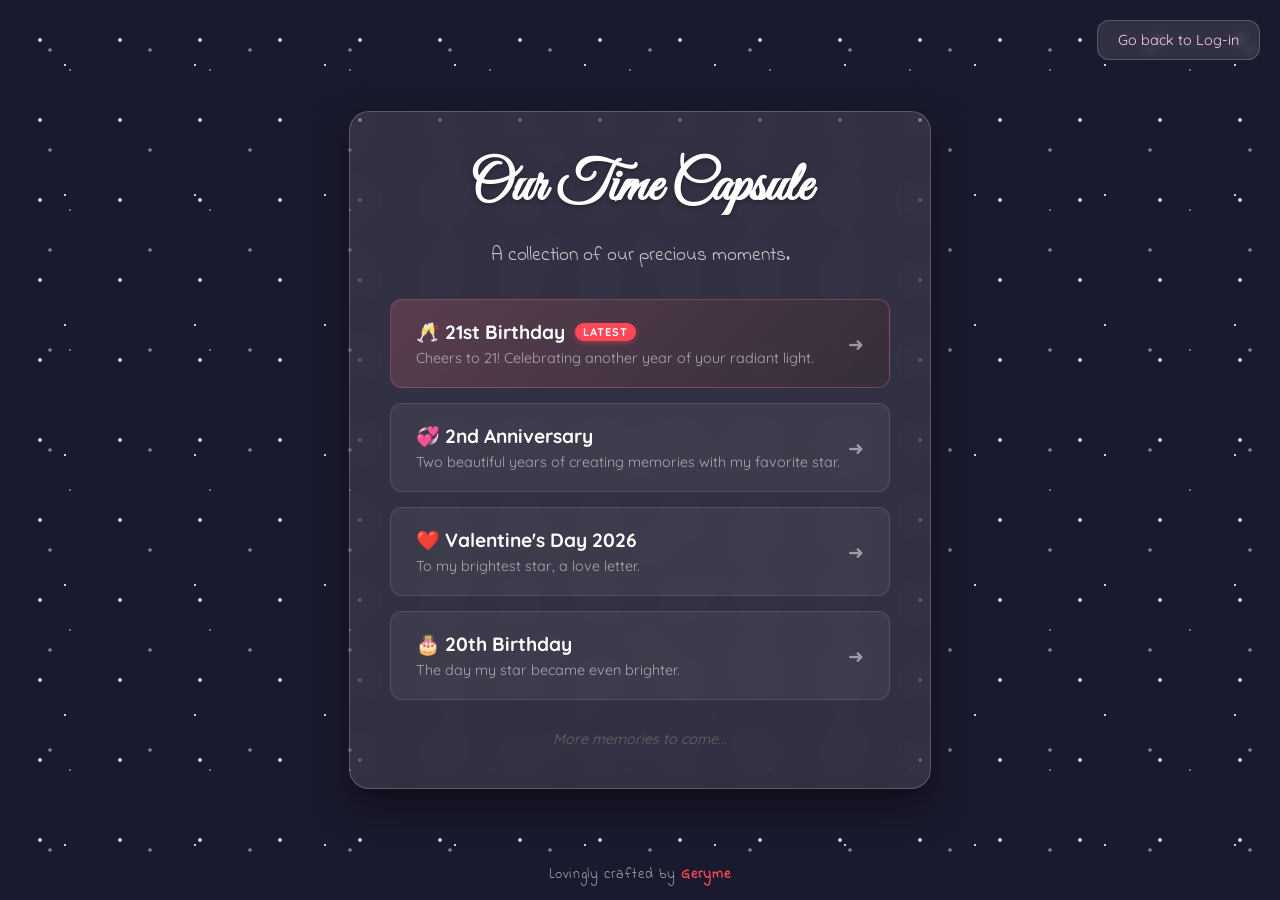
<file: index.html>
<!DOCTYPE html>
<html lang="en">
<head>
  <meta charset="UTF-8" />
  <meta name="viewport" content="width=device-width, initial-scale=1.0" />
  <title>Our Memory Capsule</title>
  <link rel="stylesheet" href="style.css" />
  <link href="https://fonts.googleapis.com/css?family=Indie+Flower" rel="stylesheet" type="text/css" />
  <link href="https://fonts.googleapis.com/css2?family=Quicksand:wght@300;400;500;600;700&display=swap" rel="stylesheet">
  <link rel="icon" href="favicons/fav1.png" type="image/png" />
</head>
<body>
  <div class="stars"></div>

  <div class="gallery-container">
    
    <div class="header">
      <h1>Our Time Capsule</h1>
      <p>A collection of our precious moments.</p>
    </div>

    <div class="memory-list">

      <a href="letterpg4.html" class="memory-card latest">
        <div class="card-content">
          <div class="card-title">
            <span>🥂 21st Birthday</span>
            <span class="badge">LATEST</span>
          </div>
          <div class="card-desc">Cheers to 21! Celebrating another year of your radiant light.</div>
        </div>
        <div class="card-arrow">➜</div>
      </a>

       <a href="letterpg3.html" class="memory-card">
        <div class="card-content">
          <div class="card-title">
            <span>💞 2nd Anniversary</span>
          </div>
          <div class="card-desc">Two beautiful years of creating memories with my favorite star.</div>
        </div>
        <div class="card-arrow">➜</div>
      </a>

      <a href="letterpg2.html" class="memory-card">
        <div class="card-content">
          <div class="card-title">
            <span>❤️ Valentine's Day 2026</span>
          </div>
          <div class="card-desc">To my brightest star, a love letter.</div>
        </div>
        <div class="card-arrow">➜</div>
      </a>

      <a href="letter.html" class="memory-card">
        <div class="card-content">
          <div class="card-title">
            <span>🎂 20th Birthday</span>
          </div>
          <div class="card-desc">The day my star became even brighter.</div>
        </div>
        <div class="card-arrow">➜</div>
      </a>

    </div>
    
    <div class="footer-note">
      More memories to come...
    </div>
  </div>

<button id="logoutBtn" class="logout-btn">Loading...</button>

<script>
    // Wait for the page to fully load
    document.addEventListener('DOMContentLoaded', () => {
    const authBtn = document.getElementById('logoutBtn');
    const token = localStorage.getItem('memoryCapsuleToken');

    // Set text based on status
    if (token) {
      authBtn.textContent = 'Log Out';
    } else {
      authBtn.textContent = 'Go back to Log-in';
    }

    // Handle click
    authBtn.addEventListener('click', () => {
      if (token) {
        localStorage.removeItem('memoryCapsuleToken');
      }
      window.location.href = 'login.html';
    });
  });
</script>

  <footer>
    <p>Lovingly crafted by <a href="#" id="name-link">Geryme</a></p>
  </footer>

</body>
</html>
</file>
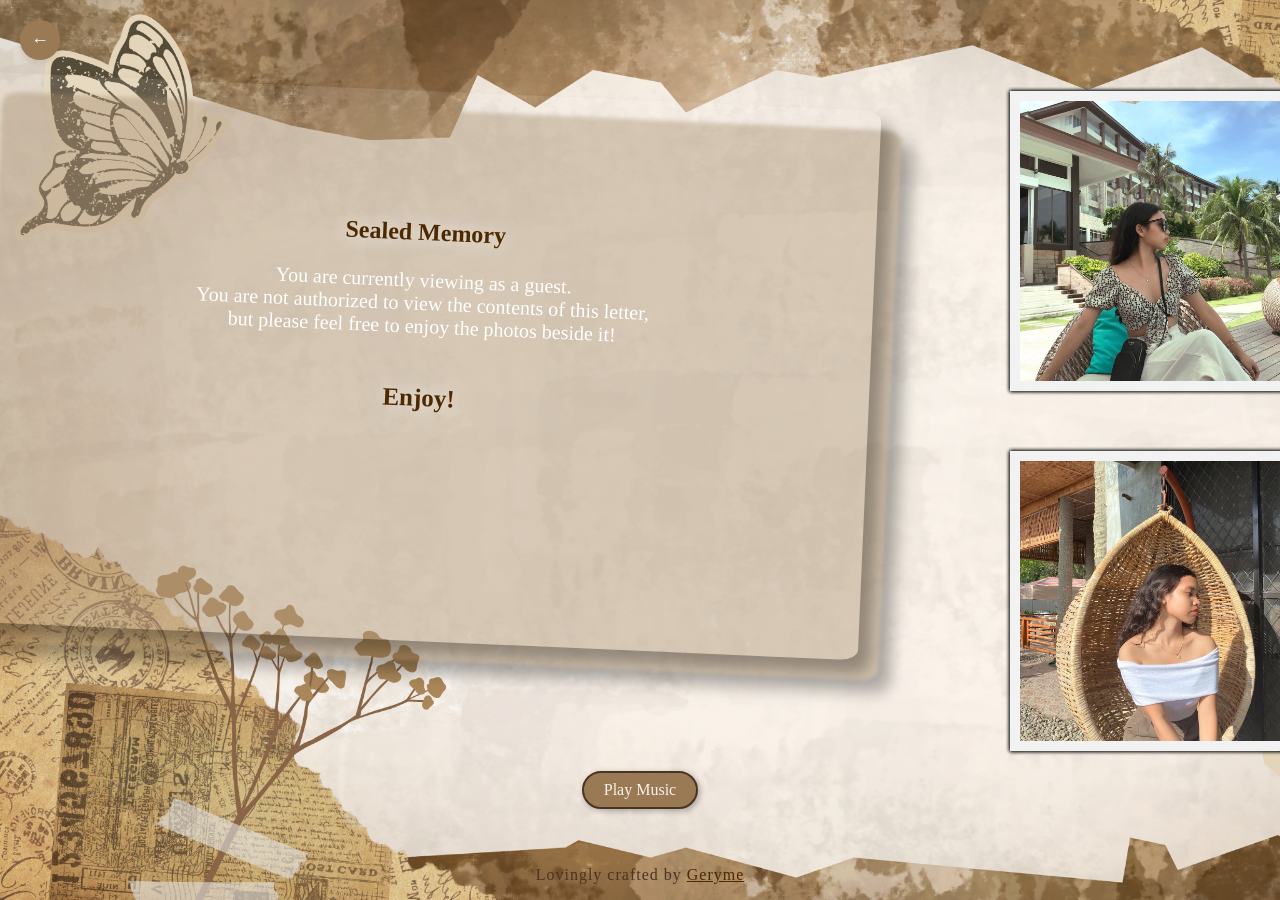
<file: letter.html>
<!DOCTYPE html>
<html lang="en">
<head>
  <meta charset="UTF-8" />
  <meta name="viewport" content="width=device-width, initial-scale=1.0" />
  <title>Happy 20th Birthday</title>
  <link rel="stylesheet" href="letterStyle.css" />
  <link rel="icon" href="favicons/fav1.png" type="image/png" />
</head> 
<body>
  <!-- Preloader -->
  <div class="preloader"></div>

  <img id="bgPreload" src="bg/background2.png" style="display: none;" />

  <a href="index.html" class="back-button" aria-label="Go Back">
    &#8592;
  </a>

  <div class="container">
    <!-- Left side: The Letter -->
    <div class="letter-section">
      <div class="postcard1"></div>
      <div class="postcard">
        <p id="letter-content">
          Loading...
        </p>
      </div>
    </div>

    <div class="albums-section">
      <div class="gallery album1">
        <img src="Images/pic1.jpeg">
        <img src="Images/pic0.jpg">
        <img src="Images/pic3.jpeg">
        <img src="Images/pic4.jpeg">
        <img src="Images/pic11.jpg">
      </div>
      <div class="gallery album2">
        <img src="Images/pic5.jpeg">
        <img src="Images/pic7.jpeg">
        <img src="Images/pic14.jpg">
        <img src="Images/pic9.jpeg">
        <img src="Images/pic13.jpg">
      </div>
    </div>
  </div>

  <audio id="myAudio" loop>
    <source src="music/music1.mp3" type="audio/mpeg" />
    Your browser does not support the audio element.
  </audio>
  <button id="playPauseBtn">Play Music</button>

  <script>
    const audio = document.getElementById('myAudio');
    const btn = document.getElementById('playPauseBtn');

    btn.addEventListener('click', () => {
      if (audio.paused) {
        audio.play();
        btn.textContent = 'Pause Music';
      } else {
        audio.pause();
        btn.textContent = 'Play Music';
      }
    });

    const bg = document.getElementById('bgPreload');
    bg.onload = function() {
      document.body.classList.add('loaded');
    };
  </script>

  <script>
    const BACKEND_URL = 'https://project-chrono-backend.vercel.app/api/letter1';
    const userToken = localStorage.getItem('memoryCapsuleToken');

    fetch(BACKEND_URL, {
      method: 'GET',
      headers: {
        'Authorization': `Bearer ${userToken}`,
        'Content-Type': 'application/json'
      }
    })
      .then(response => {
        if(!response.ok) {
          throw new Error('Unauthorized Access!');
        }
        return response.json();
      })
      .then(data => {
        if(data.success) {
          document.getElementById('letter-content').innerHTML = data.content;
        }
      })
      .catch(error => {
        // 5. Fallback for Guests
        document.getElementById('letter-content').innerHTML = `
        <div style="text-align: center; margin-top: 80px;">
          <span style="font-size: 1.5rem; color: #4d2902;">Sealed Memory</span>
          <br /><br />
          You are currently viewing as a guest.<br />
          You are not authorized to view the contents of this letter,<br />
          but please feel free to enjoy the photos beside it!
          <br /><br /><br />
          <span class="ullu">
            Enjoy!
        </span>
      </div>
        `;
      });
  </script>

  <footer>
    <p>Lovingly crafted by <a href="https://www.instagram.com/gerymeeee?igsh=dGZwYzQzOWoxZmY2" id="name-link">Geryme</a></p>
  </footer>
</body>
</html>
</file>
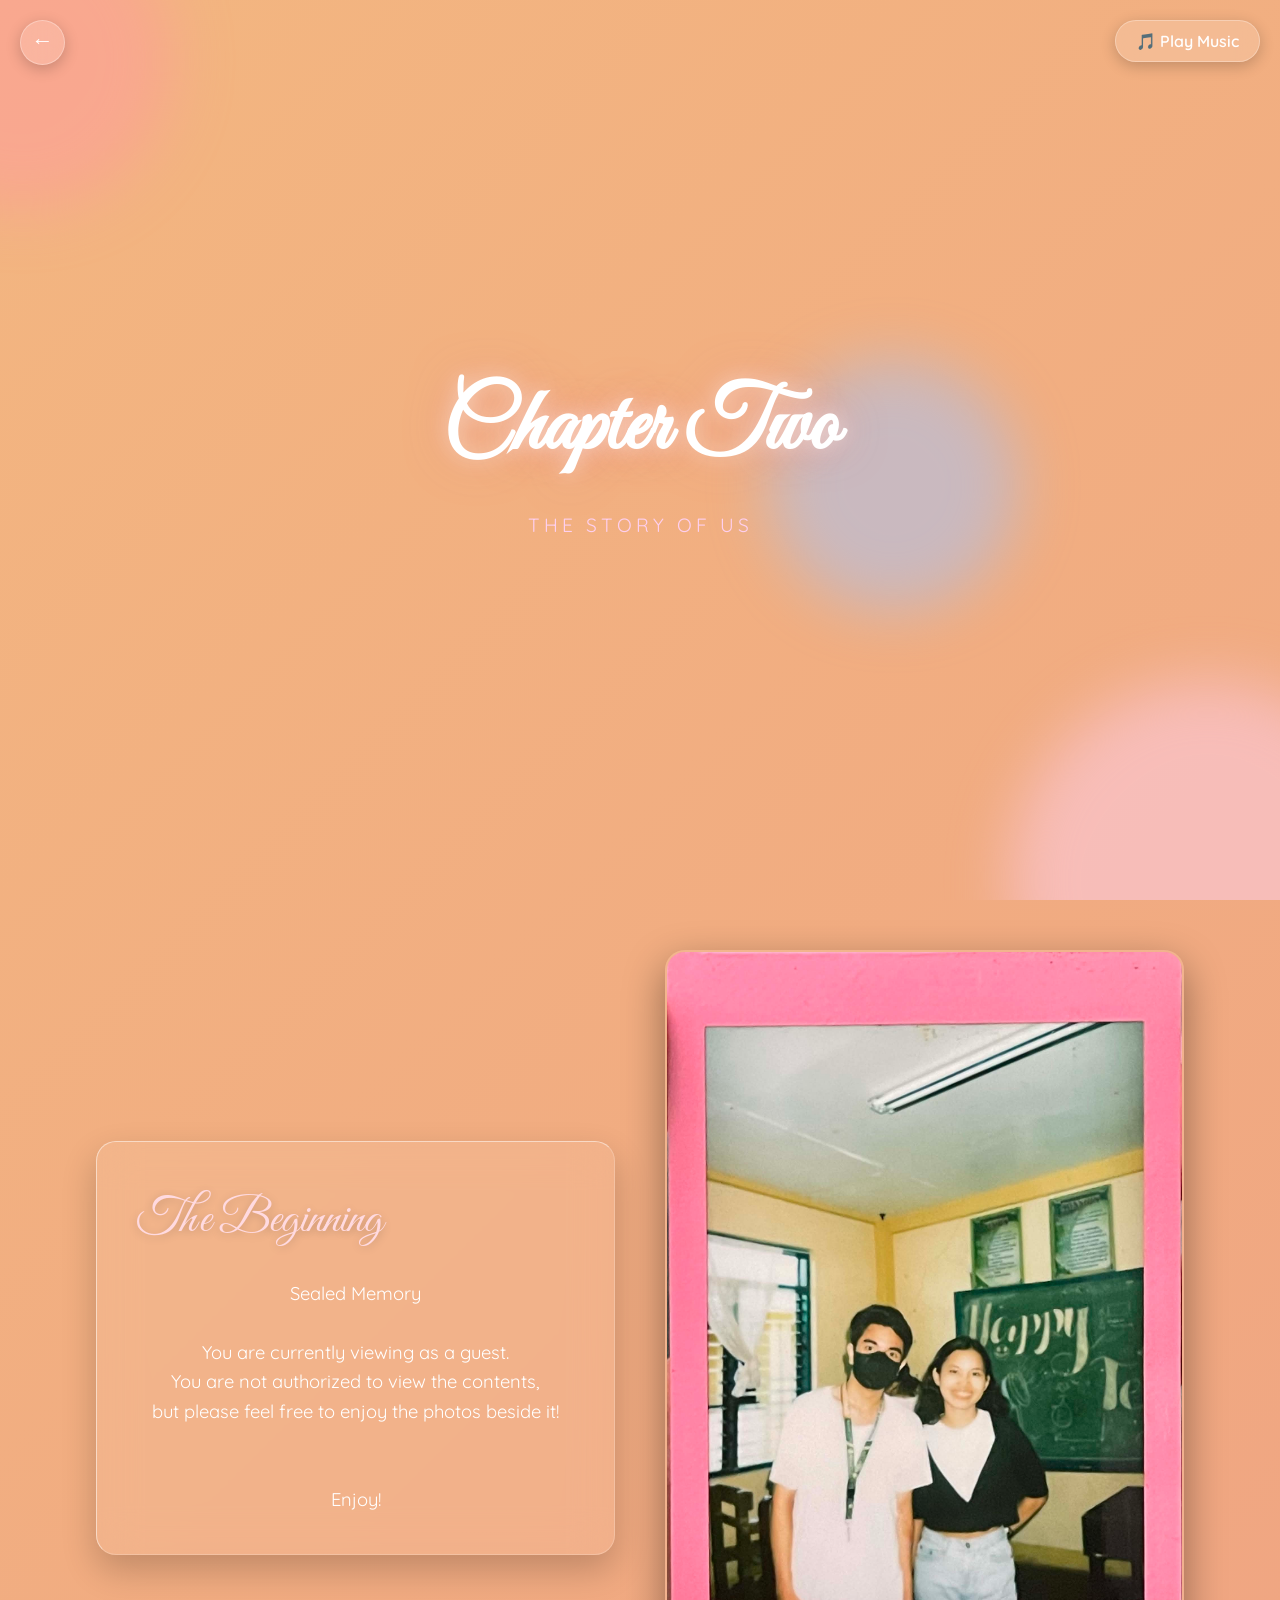
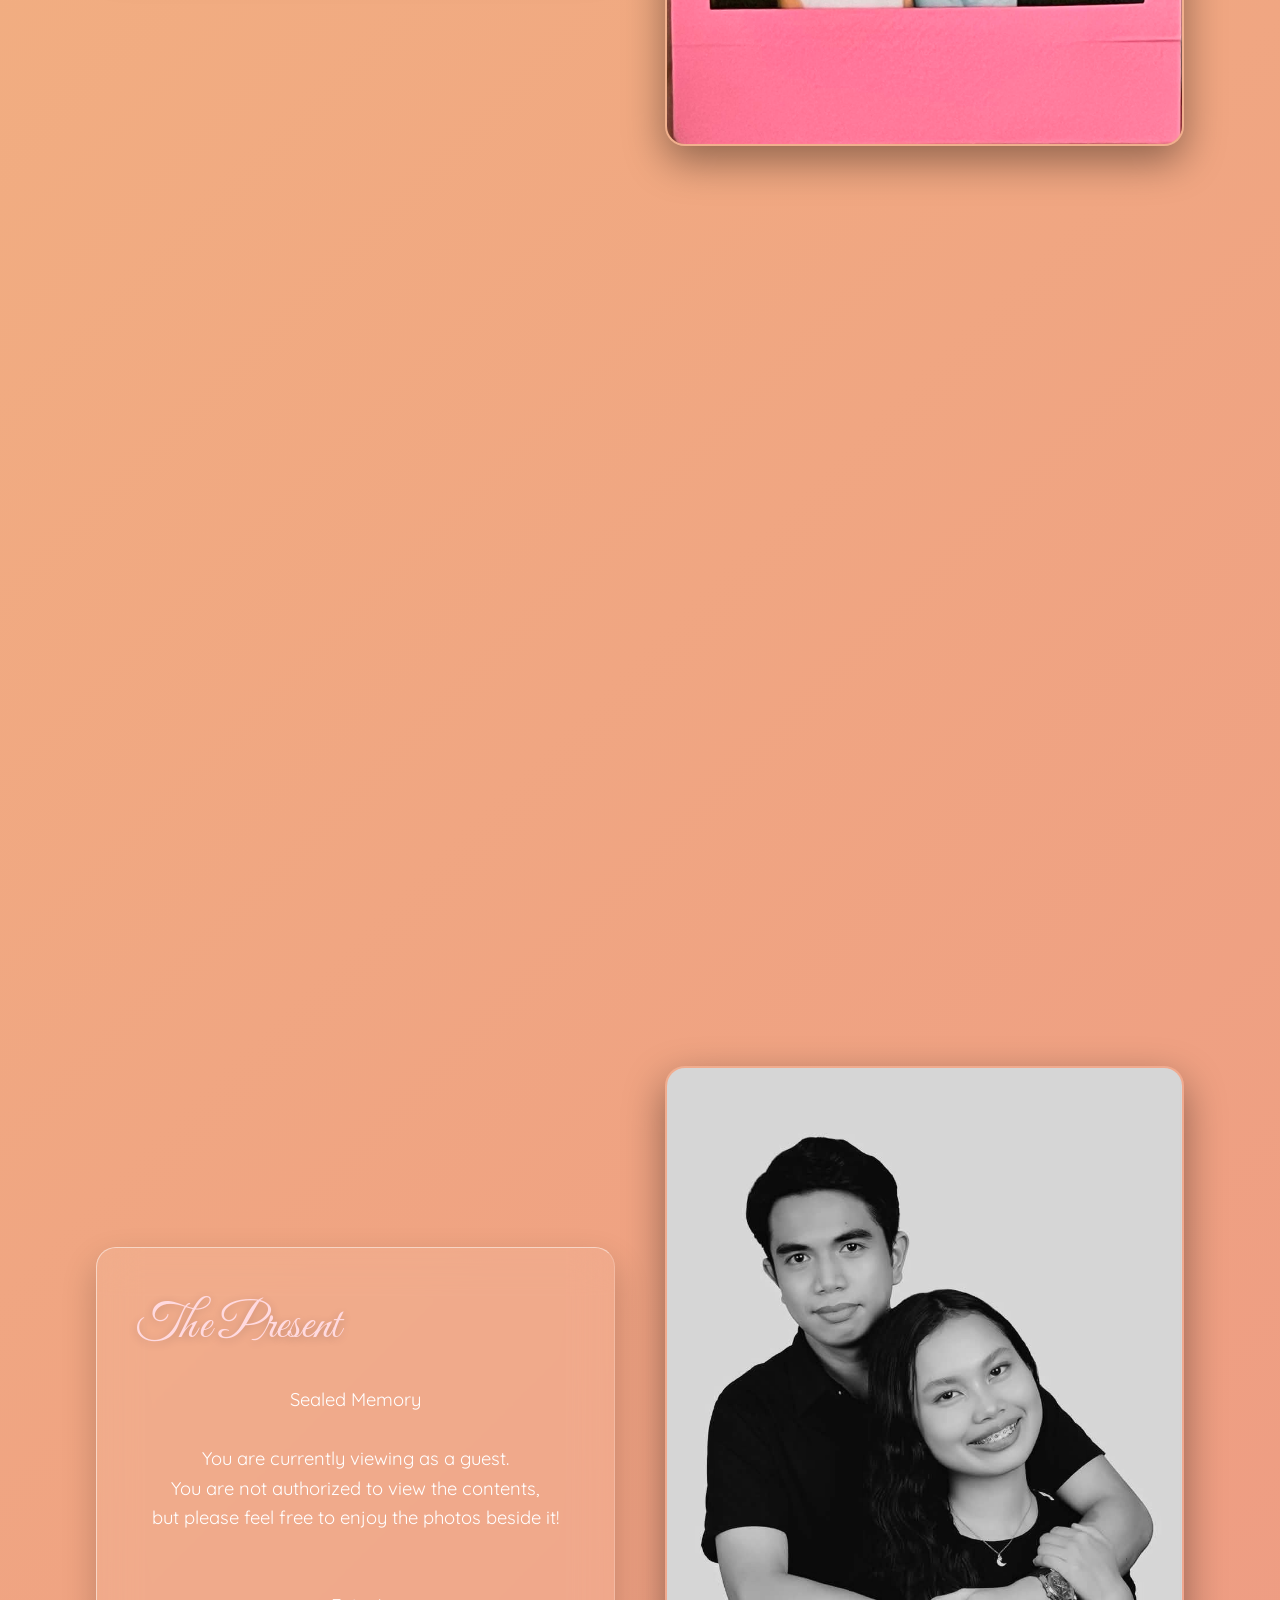
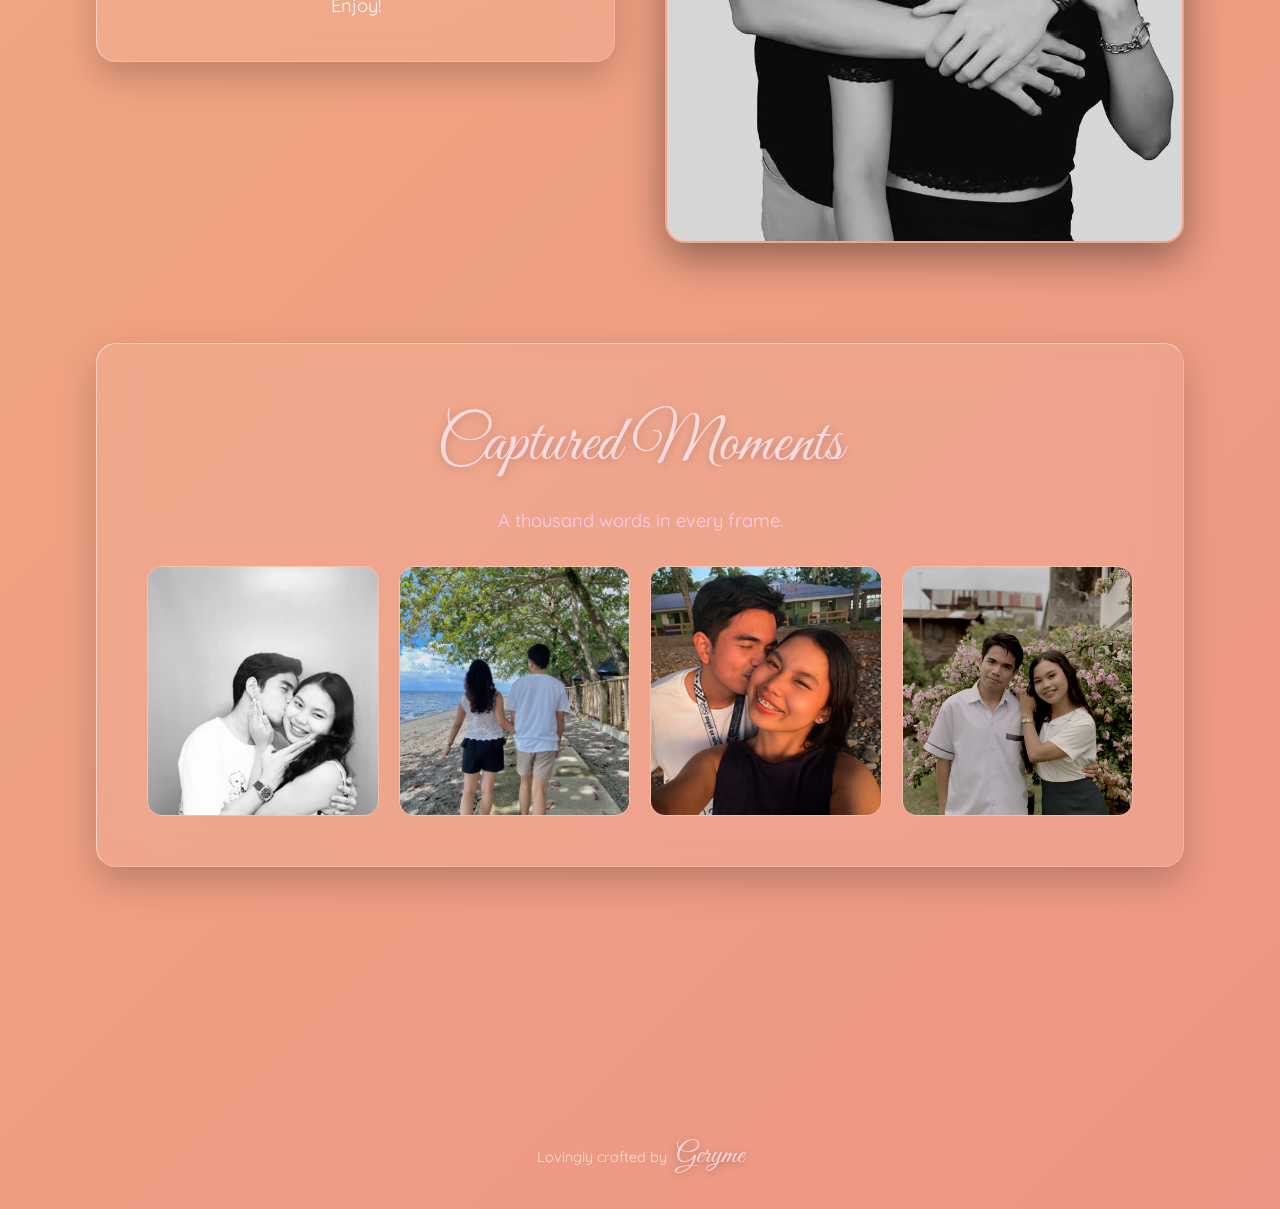
<file: letterpg3.html>
<!DOCTYPE html>
<html lang="en">
<head>
  <meta charset="UTF-8" />
  <meta name="viewport" content="width=device-width, initial-scale=1.0" />
  <title>2nd Anniversary</title>
  <link rel="stylesheet" href="letterStylepg3.css" />
  <link rel="icon" href="favicons/fav1.png" type="image/png" />
</head>
<body>
  
  <div class="bokeh-container">
    <div class="bokeh b1"></div>
    <div class="bokeh b2"></div>
    <div class="bokeh b3"></div>
  </div>

  <a href="index.html" class="back-button" aria-label="Go Back">&#8592;</a>
  <button id="playPauseBtn" class="music-btn">🎵 Play Music</button>
  
  <audio id="myAudio" loop>
    <source src="music/cant-help-falling-in-love.mp3" type="audio/mpeg" />
  </audio>

  <div class="story-container">
    
    <section class="hero-section">
      <h1 class="hero-title reveal">Chapter Two</h1>
      <p class="hero-subtitle reveal" style="transition-delay: 0.3s;">The Story of Us</p>
    </section>

    <section class="chapter">
      <div class="reveal" style="flex: 1;">
        <div class="glass-card dynamic-float">
          <span class="cursive-highlight">The Beginning</span>
          <div id="part-1">Loading story...</div>
        </div>
      </div>
      <div class="reveal" style="flex: 1; transition-delay: 0.2s;">
        <div class="image-wrapper dynamic-float-reverse">
          <div class="image-container">
            <img src="Images/pic28.jpg" alt="Memory 1">
          </div>
        </div>
      </div>
    </section>

    <section class="chapter reverse">
      <div class="reveal" style="flex: 1;">
        <div class="glass-card dynamic-float-reverse">
          <span class="cursive-highlight">The Journey</span>
          <div id="part-2">Loading story...</div>
        </div>
      </div>
      <div class="reveal" style="flex: 1; transition-delay: 0.2s;">
        <div class="image-wrapper dynamic-float">
          <div class="image-container">
            <img src="Images/pic32.jfif" alt="Memory 2">
          </div>
        </div>
      </div>
    </section>

    <section class="chapter">
      <div class="reveal" style="flex: 1;">
        <div class="glass-card dynamic-float">
          <span class="cursive-highlight">The Present</span>
          <div id="part-3">Loading story...</div>
        </div>
      </div>
      <div class="reveal" style="flex: 1; transition-delay: 0.2s;">
        <div class="image-wrapper dynamic-float-reverse">
          <div class="image-container">
            <img src="Images/pic36.jpg" alt="Memory 3">
          </div>
        </div>
      </div>
    </section>

    <section class="chapter center" style="margin-bottom: 50px;">
      <div class="reveal" style="width: 100%;">
        <div class="glass-card dynamic-float" style="padding: 50px;">
          <span class="cursive-highlight" style="font-size: 4rem;">Captured Moments</span>
          <p style="color: #fecfef; margin-bottom: 20px;">A thousand words in every frame.</p>
          
          <div class="glass-gallery">
            <img src="Images/pic30.jpg" alt="Gallery 1">
            <img src="Images/pic31.jpg" alt="Gallery 2">
            <img src="Images/pic27.jfif" alt="Gallery 3">
            <img src="Images/pic37.jpg" alt="Gallery 4">
          </div>
        </div>
      </div>
    </section>

  </div>

  <footer>
    <p>Lovingly crafted by <a href="#" id="name-link">Geryme</a></p>
  </footer>

  <script>
    // 0. MUSIC BUTTON LOGIC
    const audio = document.getElementById('myAudio');
    const playPauseBtn = document.getElementById('playPauseBtn');

    playPauseBtn.addEventListener('click', () => {
      if (audio.paused) {
        audio.play();
        playPauseBtn.innerHTML = '⏸ Pause Music';
      } else {
        audio.pause();
        playPauseBtn.innerHTML = '🎵 Play Music';
      }
    });

    // 1. ADVANCED SCROLL REVEAL (Intersection Observer)
    const observer = new IntersectionObserver((entries) => {
      entries.forEach(entry => {
        if (entry.isIntersecting) {
          entry.target.classList.add('active');
        }
      });
    }, { threshold: 0.15 });

    document.querySelectorAll('.reveal').forEach((el) => {
      observer.observe(el);
    });

    setTimeout(() => {
      document.querySelectorAll('.hero-section .reveal').forEach(el => el.classList.add('active'));
    }, 100);
  </script>

  <script>
    const userToken = localStorage.getItem('memoryCapsuleToken');
    const BACKEND_URL = 'https://project-chrono-backend.vercel.app/api/letter3';

    fetch(BACKEND_URL, {
      method: 'GET',
      headers: {
        'Authorization': `Bearer ${userToken}`,
        'Content-Type': 'application/json'
      }
    })
      .then(response => {
        if(!response.ok) {
          throw new Error('Unauthorized Access!');
        }
        return response.json();
      })
      .then(data => {
        if(data.success) {
          document.getElementById('part-1').innerHTML = data['part-1'];
          document.getElementById('part-2').innerHTML = data['part-2'];
          document.getElementById('part-3').innerHTML = data['part-3'];
        }
      })
      .catch(error => {
        document.getElementById('part-1').innerHTML = `
        <div style="text-align: center; margin-top: 20px;">
          <span>Sealed Memory</span>
          <br /><br />
          You are currently viewing as a guest.<br />
          You are not authorized to view the contents,<br />
          but please feel free to enjoy the photos beside it!
          <br /><br /><br />
          <span class="ullu">
            Enjoy!
          </span>
        </div>
        `;
        document.getElementById('part-2').innerHTML = `
        <div style="text-align: center; margin-top: 20px;">
          <span>Sealed Memory</span>
          <br /><br />
          You are currently viewing as a guest.<br />
          You are not authorized to view the contents,<br />
          but please feel free to enjoy the photos beside it!
          <br /><br /><br />
          <span class="ullu">
            Enjoy!
          </span>
        </div>
        `;
        document.getElementById('part-3').innerHTML = `
        <div style="text-align: center; margin-top: 20px;">
          <span>Sealed Memory</span>
          <br /><br />
          You are currently viewing as a guest.<br />
          You are not authorized to view the contents,<br />
          but please feel free to enjoy the photos beside it!
          <br /><br /><br />
          <span class="ullu">
            Enjoy!
          </span>
        </div>
        `;
      });
  </script>
</body>
</html>
</file>
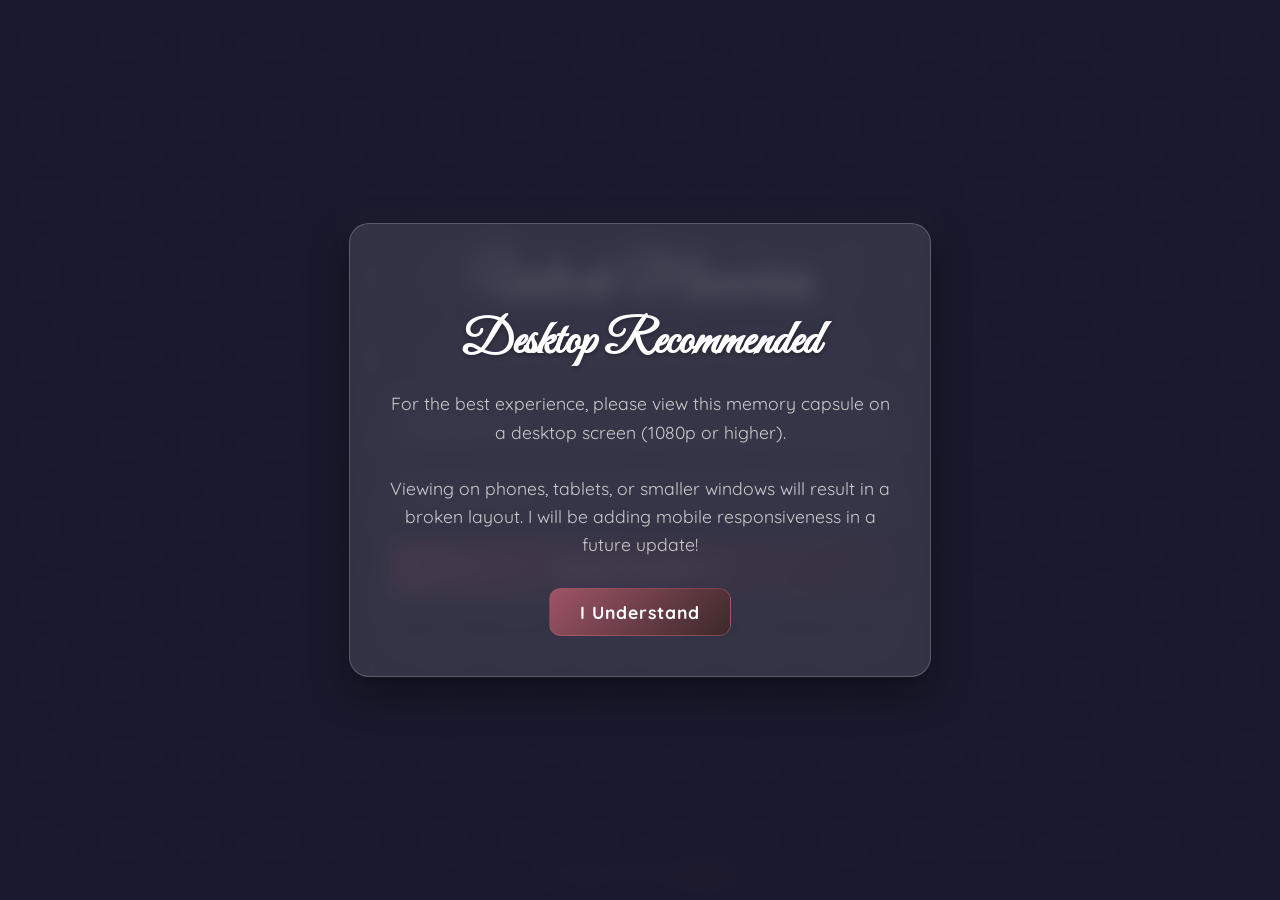
<file: login.html>
<!DOCTYPE html>
<html lang="en">
<head>
  <meta charset="UTF-8" />
  <meta name="viewport" content="width=device-width, initial-scale=1.0" />
  <title>Unlock Memory Capsule</title>
  <link rel="stylesheet" href="style.css" />
  <link href="https://fonts.googleapis.com/css?family=Indie+Flower" rel="stylesheet" type="text/css" />
  <link href="https://fonts.googleapis.com/css2?family=Quicksand:wght@300;400;500;600;700&display=swap" rel="stylesheet">
  <link rel="icon" href="favicons/fav1.png" type="image/png" />
</head>
<body>
  <div id="screen-warning-overlay" class="screen-warning-overlay">
    <div class="screen-warning-box">
      <h3 class="warning-title">Desktop Recommended</h3>
      <p class="warning-message">
        For the best experience, please view this memory capsule on a desktop screen (1080p or higher).
        <br><br>
        Viewing on phones, tablets, or smaller windows will result in a broken layout. I will be adding mobile responsiveness in a future update!
      </p>
      <button id="close-warning-btn" class="close-warning-btn">I Understand</button>
    </div>
  </div>

  <div class="stars"></div>

  <div class="gallery-container">
    
    <div class="header">
      <h1>Unlock Memories</h1>
      <p>Enter our special keys to view the letters.</p>
    </div>

    <form id="loginForm" class="login-form">
      <input type="text" id="username" class="login-input" placeholder="Enter username" required />
      <input type="password" id="password" class="login-input" placeholder="The secret word" required />
      
      <div id="errorText" class="error-msg">Incorrect password, please try again.</div>
      
      <button type="submit" class="login-btn">Unlock Capsule ➜</button>
      <button type="button" id="guestBtn" class="guest-btn">View as Guest</button>
    </form>
    
  </div>

  <footer>
    <p>Lovingly crafted by <a href="#" id="name-link">Geryme</a></p>
  </footer>

  <script>
    const form = document.getElementById('loginForm');
    const errorText = document.getElementById('errorText');
    const guestBtn = document.getElementById('guestBtn');

    form.addEventListener('submit', async function(e) {
      e.preventDefault();
      
      const user = document.getElementById('username').value;
      const pass = document.getElementById('password').value;
      
      const BACKEND_URL = 'https://project-chrono-backend.vercel.app/api/login';

      try {
        const response = await fetch(BACKEND_URL, {
          method: 'POST',
          headers: {
            'Content-Type': 'application/json'
          },
          body: JSON.stringify({ username: user, password: pass })
        });

        const data = await response.json();

        if (response.ok && data.success) {
          // Store auth token and redirect on success
          localStorage.setItem('memoryCapsuleToken', data.token);
          window.location.href = 'index.html'; 
        } else {
          // Trigger catch block on failed auth
          throw new Error('Unauthorized');
        }
      } catch (error) {
        // Display error state and animate form
        errorText.style.display = 'block';
        
        form.style.transform = 'translateX(5px)';
        setTimeout(() => form.style.transform = 'translateX(-5px)', 50);
        setTimeout(() => form.style.transform = 'translateX(5px)', 100);
        setTimeout(() => form.style.transform = 'translateX(0)', 150);
      }
    });

    guestBtn.addEventListener('click', function() {
      // Clear any existing token to ensure guest state, then redirect
      localStorage.removeItem('memoryCapsuleToken');
      window.location.href = 'index.html';
    });

    // --- SCREEN WARNING LOGIC ---
    document.addEventListener('DOMContentLoaded', () => {
      const warningOverlay = document.getElementById('screen-warning-overlay');
      const closeBtn = document.getElementById('close-warning-btn');

      if (!sessionStorage.getItem('screenWarningDismissed')) {
        setTimeout(() => {
          warningOverlay.classList.add('show');
        }, 800); 
      }

      closeBtn.addEventListener('click', () => {
        warningOverlay.classList.remove('show');
        
        sessionStorage.setItem('screenWarningDismissed', 'true');
      });
    });
  </script>
</body>
</html>
</file>
<file: style.css>
@import url("https://fonts.googleapis.com/css2?family=Great+Vibes&display=swap");

body {
  height: 100vh;
  width: 100vw;
  background: #1a1a2e; /* Darker space blue */
  overflow: hidden;
  margin: 0;
  padding: 0;
  font-family: 'Quicksand', sans-serif;
  display: flex;
  justify-content: center;
  align-items: center;
}

/* --- STARRY BACKGROUND --- */
.stars, .stars::before, .stars::after {
  content: '';
  position: fixed;
  top: 0; left: 0; right: 0; bottom: 0;
  background: 
    radial-gradient(white 2px, transparent 2px),
    radial-gradient(white 1.5px, transparent 1.5px);
  z-index: -1;
}

.stars {
  background-size: 80px 80px, 130px 130px;
  animation: moveStars 200s linear infinite, twinkle 4s ease-in-out infinite alternate;
  opacity: 0.8;
}

.stars::before {
  background-size: 100px 100px, 140px 140px;
  animation: moveStarsBefore 300s linear infinite reverse, twinkle 6s ease-in-out infinite alternate;
  opacity: 0.5;
}

@keyframes moveStars { from { background-position: 0 0; } to { background-position: 500px 500px; } }
@keyframes moveStarsBefore { from { background-position: 0 0; } to { background-position: 550px 550px; } }
@keyframes twinkle { 0% { opacity: 0.3; } 100% { opacity: 1; } }


/* --- GALLERY CONTAINER --- */
.gallery-container {
  width: 500px;
  background: rgba(255, 255, 255, 0.1);
  backdrop-filter: blur(15px);
  border-radius: 20px;
  padding: 40px;
  box-shadow: 0 15px 35px rgba(0,0,0,0.5);
  border: 1px solid rgba(255, 255, 255, 0.2);
  text-align: center;
  animation: floatUp 1s ease-out;
}

@keyframes floatUp {
  from { opacity: 0; transform: translateY(30px); }
  to { opacity: 1; transform: translateY(0); }
}

.header h1 {
  font-family: 'Great Vibes', cursive;
  color: #fff;
  font-size: 3.5rem;
  margin: 0 0 10px 0;
  text-shadow: 0 2px 5px rgba(0,0,0,0.3);
}

.header p {
  color: #ccc;
  font-family: 'Indie Flower', cursive;
  font-size: 1.2rem;
  margin-bottom: 30px;
}

/* --- MEMORY LIST --- */
.memory-list {
  display: flex;
  flex-direction: column;
  gap: 15px;
}

/* --- MEMORY CARD --- */
.memory-card {
  display: flex;
  justify-content: space-between;
  align-items: center;
  background: rgba(255, 255, 255, 0.05);
  border: 1px solid rgba(255, 255, 255, 0.1);
  padding: 20px 25px;
  border-radius: 12px;
  text-decoration: none;
  transition: all 0.3s ease;
  position: relative;
  overflow: hidden;
}

.memory-card:hover {
  background: rgba(255, 255, 255, 0.15);
  transform: translateX(5px);
  border-color: rgba(255, 255, 255, 0.3);
  box-shadow: 0 5px 15px rgba(0,0,0,0.2);
}

/* Text Styling */
.card-title {
  display: flex;
  align-items: center;
  gap: 10px;
  font-size: 1.2rem;
  font-weight: 700;
  color: #fff;
}

.card-desc {
  color: #aaa;
  font-size: 0.9rem;
  margin-top: 5px;
  text-align: left;
}

.card-arrow {
  color: #fff;
  font-size: 1.2rem;
  opacity: 0.5;
  transition: opacity 0.3s;
}

.memory-card:hover .card-arrow {
  opacity: 1;
}

/* --- LATEST BADGE STYLE --- */
.latest {
  background: linear-gradient(135deg, rgba(184, 92, 110, 0.3), rgba(62, 39, 35, 0.3));
  border: 1px solid rgba(184, 92, 110, 0.5);
}

.badge {
  background: #ff4757;
  color: white;
  font-size: 0.7rem;
  padding: 2px 8px;
  border-radius: 10px;
  font-weight: bold;
  letter-spacing: 1px;
  box-shadow: 0 2px 5px rgba(255, 71, 87, 0.4);
  animation: pulseBadge 2s infinite;
}

@keyframes pulseBadge {
  0% { transform: scale(1); }
  50% { transform: scale(1.1); }
  100% { transform: scale(1); }
}

/* --- FOOTER NOTES --- */
.footer-note {
  margin-top: 30px;
  color: #666;
  font-size: 0.9rem;
  font-style: italic;
}

/* --- MAIN FOOTER (Your Name) --- */
footer {
  position: fixed;
  bottom: 15px;
  left: 0; width: 100%;
  text-align: center;
  /* Light color to match space theme */
  color: #a8a8b3; 
  font-size: 14px;
  z-index: 100;
  pointer-events: none; /* Allows clicking through if needed */
}

footer p {
  font-family: 'Indie Flower', cursive;
  margin: 0;
  letter-spacing: 1px;
}

footer a {
  color: #ff4757; /* Matches the badge color for consistency */
  text-decoration: none;
  font-weight: bold;
  pointer-events: auto; /* Re-enable clicking on your name link */
}

/* --- LOGIN FORM --- */
.login-form {
  display: flex;
  flex-direction: column;
  gap: 20px;
  margin-top: 10px;
}

.login-input {
  background: rgba(255, 255, 255, 0.05);
  border: 1px solid rgba(255, 255, 255, 0.2);
  padding: 15px 20px;
  border-radius: 12px;
  color: #fff;
  font-family: 'Quicksand', sans-serif;
  font-size: 1rem;
  outline: none;
  transition: all 0.3s ease;
}

.login-input::placeholder {
  color: #aaa;
}

.login-input:focus {
  background: rgba(255, 255, 255, 0.1);
  border-color: #ff4757; /* Matches your badge color */
  box-shadow: 0 0 10px rgba(255, 71, 87, 0.3);
}

.login-btn {
  background: linear-gradient(135deg, rgba(184, 92, 110, 0.8), rgba(62, 39, 35, 0.8));
  border: 1px solid rgba(184, 92, 110, 0.5);
  color: white;
  padding: 15px;
  border-radius: 12px;
  font-family: 'Quicksand', sans-serif;
  font-size: 1.1rem;
  font-weight: bold;
  cursor: pointer;
  transition: all 0.3s ease;
  letter-spacing: 1px;
}

.login-btn:hover {
  background: linear-gradient(135deg, rgba(184, 92, 110, 1), rgba(62, 39, 35, 1));
  transform: translateY(-2px);
  box-shadow: 0 5px 15px rgba(0,0,0,0.3);
}

.error-msg {
  color: #ff4757;
  font-size: 0.9rem;
  font-weight: 600;
  margin-top: -10px;
  display: none; /* Hidden by default */
}

.guest-btn {
  background: transparent;
  border: 1px solid rgba(255, 255, 255, 0.2);
  color: #aaa;
  padding: 12px;
  border-radius: 12px;
  font-family: 'Quicksand', sans-serif;
  font-size: 1rem;
  cursor: pointer;
  transition: all 0.3s ease;
  margin-top: -10px; /* Pulls it slightly closer to the main button */
}

.guest-btn:hover {
  background: rgba(255, 255, 255, 0.1);
  color: #fff;
  border-color: rgba(255, 255, 255, 0.5);
}

/* --- LOGOUT BUTTON --- */
.logout-btn {
    position: fixed; /* Or absolute, depending on your layout */
    top: 20px;
    right: 20px;
    padding: 10px 20px;
    background: rgba(255, 255, 255, 0.1);
    border: 1px solid rgba(255, 255, 255, 0.2);
    border-radius: 12px;
    color: #fecfef;
    font-family: 'Quicksand', sans-serif;
    font-size: 0.9rem;
    cursor: pointer;
    backdrop-filter: blur(5px);
    transition: all 0.3s ease;
}

.logout-btn:hover {
    background: rgba(255, 255, 255, 0.2);
    transform: translateY(-2px);
}

/* --- SCREEN WARNING POP-UP --- */
.screen-warning-overlay {
  position: fixed;
  top: 0; 
  left: 0; 
  width: 100vw; 
  height: 100vh;
  background: rgba(26, 26, 46, 0.85);
  backdrop-filter: blur(10px);
  -webkit-backdrop-filter: blur(10px);
  z-index: 99999;
  display: flex;
  align-items: center;
  justify-content: center;
  opacity: 0;
  pointer-events: none;
  transition: opacity 0.6s ease;
}

.screen-warning-overlay.show {
  opacity: 1;
  pointer-events: auto;
}

.screen-warning-box {
  background: rgba(255, 255, 255, 0.1);
  border: 1px solid rgba(255, 255, 255, 0.2);
  border-radius: 20px;
  padding: 40px;
  max-width: 500px;
  width: 90%;
  text-align: center;
  box-shadow: 0 15px 35px rgba(0,0,0,0.5);
  transform: translateY(30px);
  transition: transform 0.6s ease;
}

.screen-warning-overlay.show .screen-warning-box {
  transform: translateY(0);
}

.warning-title {
  font-family: 'Great Vibes', cursive;
  font-size: 3rem;
  color: #fff;
  margin-bottom: 15px;
  text-shadow: 0 2px 5px rgba(0,0,0,0.3);
}

.warning-message {
  font-family: 'Quicksand', sans-serif;
  font-size: 1.1rem;
  color: #ccc;
  line-height: 1.6;
  margin-bottom: 30px;
}

.close-warning-btn {
  background: linear-gradient(135deg, rgba(184, 92, 110, 0.8), rgba(62, 39, 35, 0.8));
  border: 1px solid rgba(184, 92, 110, 0.5);
  color: white;
  padding: 12px 30px;
  border-radius: 12px;
  font-family: 'Quicksand', sans-serif;
  font-size: 1.1rem;
  font-weight: bold;
  cursor: pointer;
  transition: all 0.3s ease;
  letter-spacing: 1px;
}

.close-warning-btn:hover {
  background: linear-gradient(135deg, rgba(184, 92, 110, 1), rgba(62, 39, 35, 1));
  transform: translateY(-2px);
  box-shadow: 0 5px 15px rgba(0,0,0,0.3);
}
</file>
<file: letterStyle.css>
.preloader {
  position: fixed;
  top: 0; left: 0;
  width: 100%; height: 100%;
  background: #000;
  z-index: 9999;
  display: flex;
  align-items: center;
  justify-content: center;
  transition: opacity 0.5s ease;
}

.preloader::before {
  content: "";
  width: 50px;
  height: 50px;
  border: 5px solid #fff;
  border-top: 5px solid transparent;
  border-radius: 50%;
  animation: spin 1s linear infinite;
}

body.loaded .preloader {
  opacity: 0;
  pointer-events: none;
}

@keyframes spin {
  0% { transform: rotate(0deg); }
  100% { transform: rotate(360deg); }
}

@import url("https://fonts.googleapis.com/css2?family=Great+Vibes&display=swap");
* {
  box-sizing: border-box;
  margin: 0;
  padding: 0;
}

body {
  font-family: "Varela Round", "Quicksand", sans-serif;
  background: url("bg/background2.png");
  background-size: cover;
  background-repeat: no-repeat;
  background-color: black;
  display: flex;
  justify-content: center;
  align-items: center;
  min-height: 100vh;
  flex-direction: column;
  overflow: hidden;
}

.container {
  display: flex;
  gap: 50px;
  align-items: flex-start;
}

/* Left side - Letter */
.letter-section {
  position: relative;
}

.postcard {
  width: 500px;
  height: 600px;
  background: rgba(255, 255, 255, 0.1);
  border-radius: 2%;
  padding: 3em;
  box-shadow: 0.8em 0.8em 15px rgba(0, 0, 0, 0.3);
  transform: rotate(2.5deg);
  transition: all 0.5s ease;
}

.postcard1 {
  width: 500px;
  height: 600px;
  background: rgba(153, 122, 85, 0.4); 
  position: absolute;
  left: 20px;
  top: 20px;
  filter: blur(2px);
  z-index: -1;
  border-radius: 2%;
  box-shadow: 0.8em 0.8em 15px rgba(0, 0, 0, 0.3);
  transform: rotate(2.5deg);
}

.postcard:hover {
  transform: rotate(0deg);
}

p span {
  font-size: 30px;
  font-weight: 600;
  text-shadow: 0 0 20px rgb(255, 255, 255);
  color: #4d2902;
}

p {
  font-size: 20px;
  font-family: cursive;
  font-weight: 540;
  color: white;
}

.ullu {
  font-size: 25px;
  text-shadow: 0 0 20px rgb(255, 255, 255);
}

.albums-section {
  display: flex;
  flex-direction: column;
  gap: 60px;
}

.gallery {
  --d: 10s;
  display: grid;
  place-items: center;
  width: 220px;
}

.gallery > img {
  grid-area: 1/1;
  width: 100%;
  aspect-ratio: 1;
  object-fit: cover;
  border: 10px solid #f2f2f2;
  box-shadow: 0 0 4px #0007;
  z-index: 2;
  animation: slide var(--d) infinite, z-order var(--d) infinite steps(1);
}

.gallery img:last-child {
  animation-name: slide, z-order-last;
}

.gallery > img:nth-child(1) {
  animation-delay: calc(0*var(--d));
  --r: 16deg;
}

.gallery > img:nth-child(2) {
  animation-delay: calc(-0.2*var(--d));
  --r: -1deg;
}

.gallery > img:nth-child(3) {
  animation-delay: calc(-0.4*var(--d));
  --r: -19deg;
}

.gallery > img:nth-child(4) {
  animation-delay: calc(-0.6*var(--d));
  --r: 6deg;
}

.gallery > img:nth-child(5) {
  animation-delay: calc(-0.8*var(--d));
  --r: -8deg;
}

@keyframes slide {
  10% {
    transform: translateX(120%) rotate(var(--r));
  }
  0%, 100%, 20% {
    transform: translateX(0%) rotate(var(--r));
  }
}

@keyframes z-order {
  10%, 20% {
    z-index: 1;
  }
  80% {
    z-index: 2;
  }
}

@keyframes z-order-last {
  10%, 20% {
    z-index: 1;
  }
  90% {
    z-index: 2;
  }
}

footer {
  position: fixed;
  bottom: 0;
  left: 0;
  width: 100%;
  text-align: center;
  margin: 0;
  padding: 1em 0;
  color: white;
  font-family: "Varela Round", "Quicksand", sans-serif;
  background: transparent;
}

footer p {
  font-size: 1em;
  letter-spacing: 1px;
  color: #4a3424;
}

@media only screen and (max-width: 1000px) {
  .container {
    flex-direction: column;
    align-items: center;
  }

  .albums-section {
    flex-direction: row;
    flex-wrap: wrap;
    gap: 20px;
  }
}

.postcard, .postcard1 {
  width: 900px; 
  height: 550px; 
}

.gallery {
  width: 300px; 
}
  
.container {
  display: flex;
  gap: 140px; 
  align-items: flex-start;
}

#playPauseBtn {
  font-family: cursive;
  background:  #997a55;
  color: #f8f1e7;
  border: 2px solid #4a3424;
  padding: 8px 20px; 
  font-size: 16px;   
  cursor: pointer;
  border-radius: 30px;
  box-shadow: 2px 2px 6px rgba(0,0,0,0.3);
  transition: all 0.3s ease;
  margin-top: 20px;
}

#playPauseBtn:hover {
  background: #4a3424;
  color: #fff;
  transform: scale(1.05);
}

#playPauseBtn:focus {
  outline: none;
}

#name-link {
  color: #4d2902;
}

.back-button {
  position: absolute;
  top: 20px;
  left: 20px;

  width: 40px;
  height: 40px;

  display: flex;
  align-items: center;
  justify-content: center;

  background: #997a55; 
  color: #fff; 
  border-radius: 50%;
  text-decoration: none;
  font-size: 18px;

  box-shadow: 0 2px 6px rgba(0,0,0,0.1);
  transition: background 0.2s, box-shadow 0.2s;
}

.back-button:hover {
  background: #7d6243; 
  box-shadow: 0 4px 12px rgba(0,0,0,0.15);
}

.back-button:active {
  background: #6b5438; 
}
</file>
<file: letterStylepg3.css>
@import url("https://fonts.googleapis.com/css2?family=Great+Vibes&family=Quicksand:wght@300;400;600&display=swap");

* {
  margin: 0;
  padding: 0;
  box-sizing: border-box;
}

body {
  font-family: 'Quicksand', sans-serif;
  /* An animated, warm sunset-to-twilight background */
  background: linear-gradient(-45deg, #2b1055, #7597de, #eb8c85, #f3b680);
  background-size: 400% 400%;
  animation: gradientBG 15s ease infinite;
  color: #fff;
  overflow-x: hidden;
  line-height: 1.6;
}

@keyframes gradientBG {
  0% { background-position: 0% 50%; }
  50% { background-position: 100% 50%; }
  100% { background-position: 0% 50%; }
}

/* --- FLOATING BOKEH/LIGHT ORBS --- */
.bokeh-container {
  position: fixed;
  top: 0; left: 0; width: 100vw; height: 100vh;
  z-index: -1;
  pointer-events: none;
  overflow: hidden;
}

.bokeh {
  position: absolute;
  border-radius: 50%;
  filter: blur(30px);
  opacity: 0.5;
  animation: floatOrb 20s infinite ease-in-out alternate;
}

.b1 { width: 300px; height: 300px; background: #ff9a9e; top: -10%; left: -10%; }
.b2 { width: 400px; height: 400px; background: #fecfef; bottom: -20%; right: -10%; animation-delay: -5s; }
.b3 { width: 250px; height: 250px; background: #a1c4fd; top: 40%; left: 60%; animation-delay: -10s; }

@keyframes floatOrb {
  0% { transform: translate(0, 0) scale(1); }
  100% { transform: translate(50px, 100px) scale(1.2); }
}

/* --- STORY CONTAINER --- */
.story-container {
  display: flex; flex-direction: column; align-items: center; width: 100%;
}

/* --- HERO SECTION --- */
.hero-section {
  height: 100vh; width: 100%;
  display: flex; flex-direction: column; justify-content: center; align-items: center;
  text-align: center; position: relative;
}

.hero-title {
  font-family: 'Great Vibes', cursive;
  font-size: 5.5rem;
  color: #fff;
  text-shadow: 0 0 20px rgba(255, 255, 255, 0.5), 0 0 40px rgba(235, 140, 133, 0.8);
  margin-bottom: 10px;
}

.hero-subtitle {
  font-size: 1.2rem; letter-spacing: 4px; text-transform: uppercase; color: #fecfef;
}

/* --- CHAPTER SECTIONS --- */
.chapter {
  min-height: 80vh; width: 85%; max-width: 1100px;
  display: flex; align-items: center; justify-content: space-between;
  margin: 50px 0; gap: 50px;
}
.chapter.reverse { flex-direction: row-reverse; }
.chapter.center { flex-direction: column; text-align: center; }

/* --- DYNAMIC ELEMENTS (The Continuous Floating) --- */
.dynamic-float { animation: levitate 6s ease-in-out infinite; }
.dynamic-float-reverse { animation: levitate-reverse 7s ease-in-out infinite; }

@keyframes levitate {
  0%, 100% { transform: translateY(0); }
  50% { transform: translateY(-15px); }
}
@keyframes levitate-reverse {
  0%, 100% { transform: translateY(0); }
  50% { transform: translateY(15px); }
}

/* --- GLASSMORPHISM STORY CARDS --- */
.glass-card {
  background: rgba(255, 255, 255, 0.08);
  backdrop-filter: blur(20px);
  -webkit-backdrop-filter: blur(20px);
  border: 1px solid rgba(255, 255, 255, 0.2);
  border-left: 1px solid rgba(255, 255, 255, 0.5); /* Adds a light-catching edge */
  border-top: 1px solid rgba(255, 255, 255, 0.5);
  border-radius: 20px;
  padding: 40px;
  box-shadow: 0 15px 35px rgba(0, 0, 0, 0.2);
  flex: 1;
  font-size: 1.15rem;
  color: #fff;
  transition: all 0.4s ease;
}

.glass-card:hover {
  background: rgba(255, 255, 255, 0.12);
  box-shadow: 0 20px 40px rgba(0, 0, 0, 0.3), 0 0 20px rgba(255, 255, 255, 0.1);
}

.cursive-highlight {
  font-family: 'Great Vibes', cursive;
  font-size: 3rem;
  color: #ffdae0;
  text-shadow: 0 2px 10px rgba(0,0,0,0.2);
  margin-bottom: 10px; display: block;
}

/* --- INTERESTING IMAGE CONTAINERS --- */
.image-wrapper {
  flex: 1; position: relative;
}

.image-wrapper::before {
  content: ''; position: absolute;
  top: -10px; left: -10px; right: -10px; bottom: -10px;
  background: inherit; filter: blur(20px); opacity: 0.6; z-index: -1;
  border-radius: 20px;
}

.image-container {
  border-radius: 20px; overflow: hidden;
  box-shadow: 0 15px 40px rgba(0, 0, 0, 0.4);
  position: relative;
  border: 2px solid rgba(255, 255, 255, 0.1);
}

.image-container img {
  width: 100%; height: auto; display: block;
  transition: transform 0.7s cubic-bezier(0.25, 0.46, 0.45, 0.94);
}

.image-wrapper:hover .image-container img {
  transform: scale(1.08) rotate(2deg);
}

/* --- GLASS GALLERY --- */
.glass-gallery {
  display: grid; grid-template-columns: repeat(auto-fit, minmax(220px, 1fr));
  gap: 20px; margin-top: 30px; width: 100%;
}

.glass-gallery img {
  width: 100%; height: 250px; object-fit: cover;
  border-radius: 15px; border: 1px solid rgba(255, 255, 255, 0.3);
  transition: all 0.5s ease;
}

.glass-gallery img:hover {
  transform: scale(1.05) translateY(-10px);
  box-shadow: 0 15px 30px rgba(0, 0, 0, 0.4);
  border-color: #fff;
}

/* --- SCROLL REVEAL (Hidden State) --- */
.reveal {
  opacity: 0; transform: translateY(50px);
  transition: all 1s cubic-bezier(0.25, 0.46, 0.45, 0.94);
}
.reveal.active { opacity: 1; transform: translate(0, 0); }

@media (max-width: 900px) {
  .chapter, .chapter.reverse { flex-direction: column; text-align: center; }
  .hero-title { font-size: 4rem; }
}

.back-button {
  position: fixed;
  top: 20px; left: 20px;
  width: 45px; height: 45px;
  display: flex; align-items: center; justify-content: center;
  background: rgba(255, 255, 255, 0.15);
  backdrop-filter: blur(10px);
  -webkit-backdrop-filter: blur(10px);
  border: 1px solid rgba(255, 255, 255, 0.3);
  color: #fff;
  border-radius: 50%;
  text-decoration: none;
  font-size: 22px;
  z-index: 100;
  transition: all 0.3s ease;
  box-shadow: 0 4px 15px rgba(0,0,0,0.2);
  padding-bottom: 3px; 
}

.back-button:hover {
  background: rgba(255, 255, 255, 0.3);
  transform: scale(1.1);
}

/* --- MUSIC BUTTON --- */
.music-btn {
  position: fixed;
  top: 20px; right: 20px;
  background: rgba(255, 255, 255, 0.15);
  backdrop-filter: blur(10px);
  -webkit-backdrop-filter: blur(10px);
  border: 1px solid rgba(255, 255, 255, 0.3);
  color: #fff;
  padding: 10px 20px;
  border-radius: 30px;
  font-family: 'Quicksand', sans-serif;
  font-size: 1rem;
  font-weight: 600;
  cursor: pointer;
  z-index: 100;
  transition: all 0.3s ease;
  box-shadow: 0 4px 15px rgba(0,0,0,0.2);
  display: flex;
  align-items: center;
  gap: 8px;
}

.music-btn:hover {
  background: rgba(255, 255, 255, 0.25);
  transform: translateY(-2px) scale(1.05);
  box-shadow: 0 6px 20px rgba(0,0,0,0.3);
}

/* --- FOOTER --- */
footer {
  width: 100%;
  text-align: center;
  padding: 20px 0 30px 0;
  color: rgba(255, 255, 255, 0.7);
  font-size: 0.9rem;
  z-index: 10;
  position: relative;
}

footer a {
  color: #ffdae0;
  text-decoration: none;
  font-family: 'Great Vibes', cursive;
  font-size: 1.8rem;
  margin-left: 5px;
  text-shadow: 0 2px 10px rgba(0,0,0,0.3);
  transition: color 0.3s ease;
}

footer a:hover {
  color: #fff;
}
</file>
